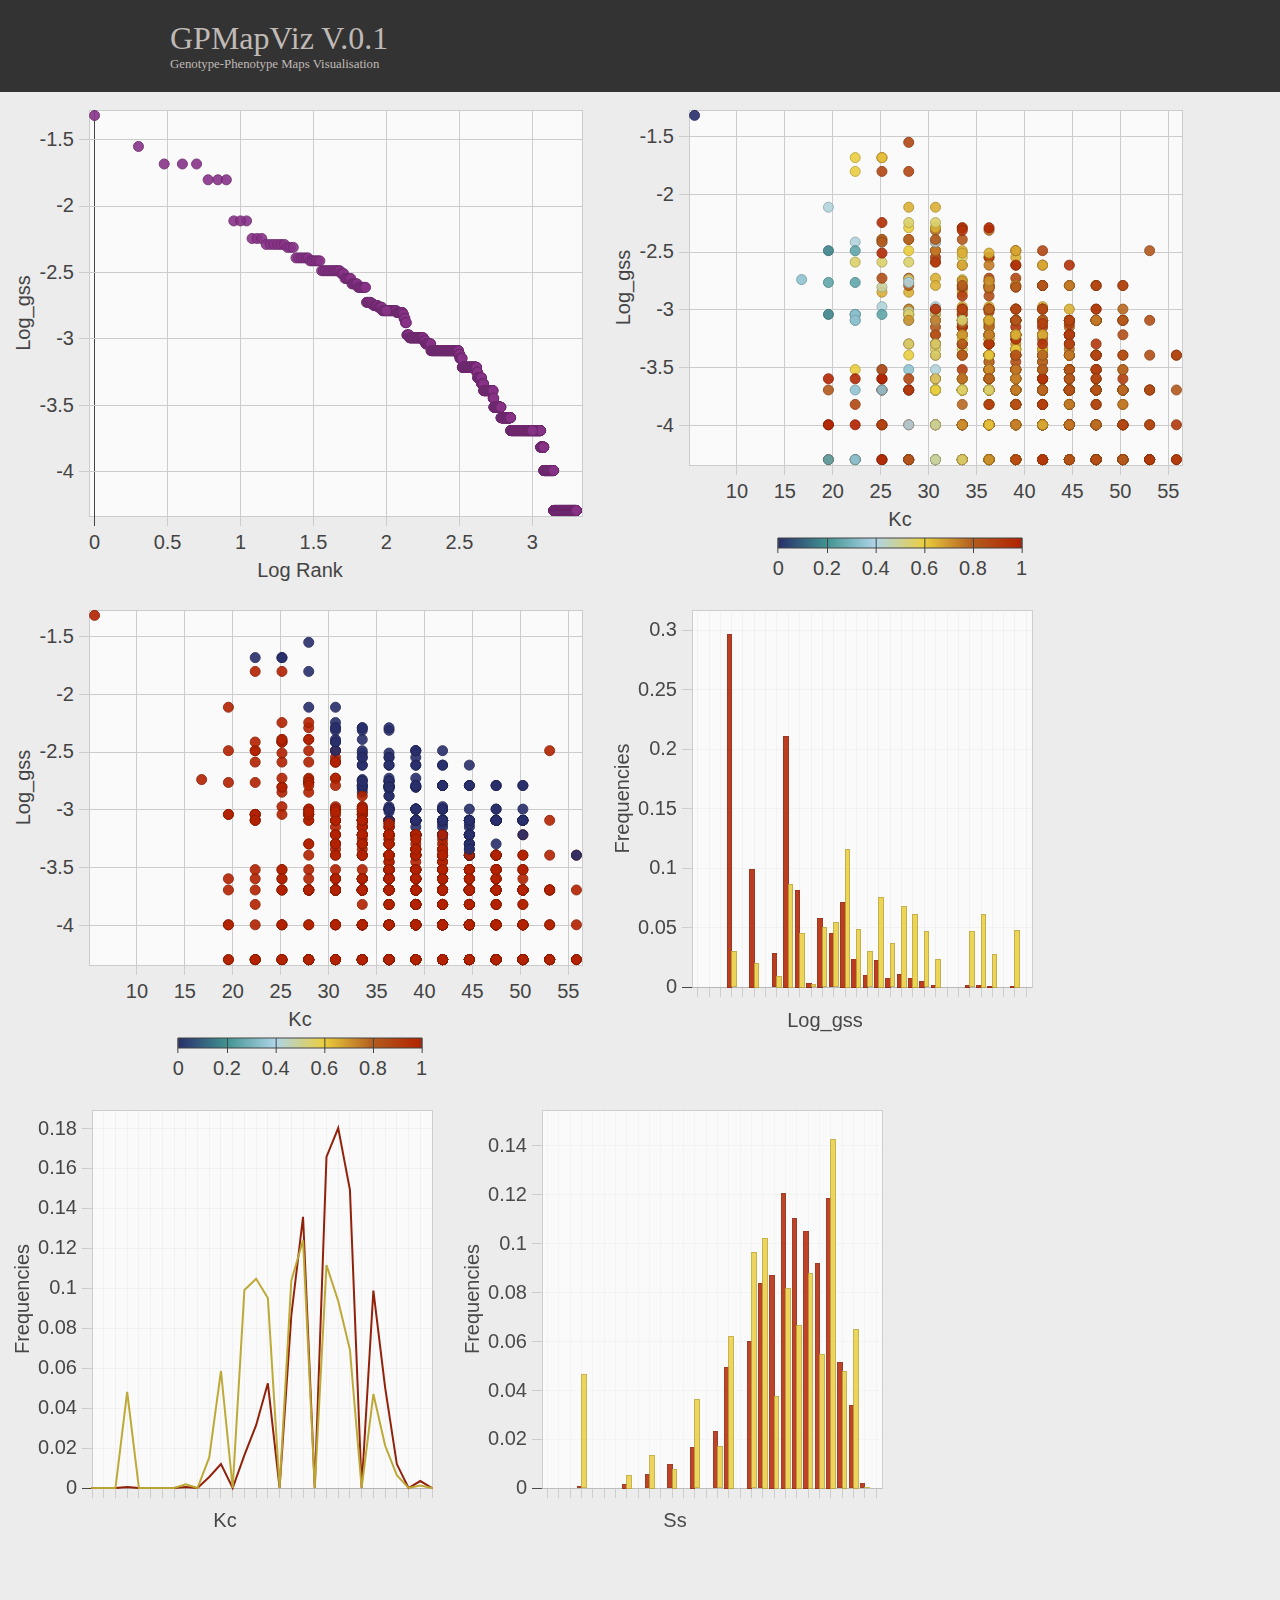
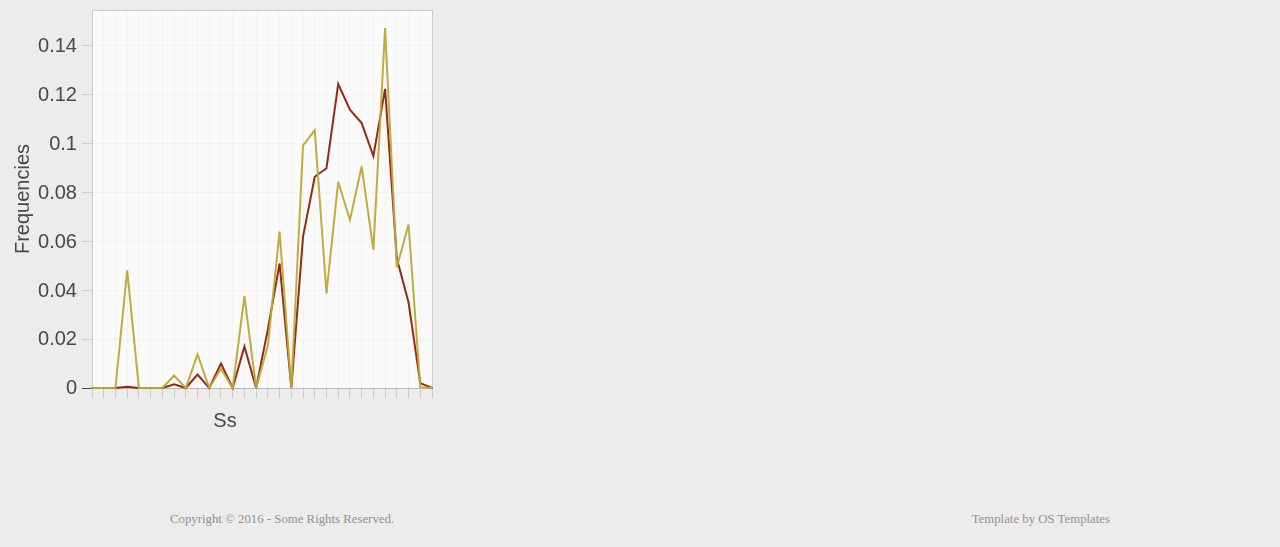
<file: d3plus/index.html>
<!DOCTYPE html>
<html lang="en" dir="ltr">
<head>
<title>GPMapViz V.0.1</title>
<meta charset="iso-8859-1">
<meta name="viewport" content="width=device-width, initial-scale=1.0">
<link rel="stylesheet" href="styles/layout.css" type="text/css" media="all">
<link rel="stylesheet" href="styles/mediaqueries.css" type="text/css" media="all">
<script src="scripts/jquery.1.9.0.min.js"></script>
<script src="scripts/jquery-mobilemenu.min.js"></script>

<style>
.plot
{
    float: left;
    margin: 0px;
    padding: 0px;
    max-width: 600px;
    height: 500px;
}
</style>

</head>
<body>
<div class="wrapper row1">
  <header id="header" class="clear">
    <div id="hgroup">
      <h1><a href="#">GPMapViz V.0.1</a></h1>
      <h2>Genotype-Phenotype Maps Visualisation</h2>
    </div>
  </header>
</div>

<!-- 

<div class="wrapper row2">
  <nav id="topnav">
    <ul class="clear">
      <li class="active first"><a href="index.html">Homepage</a></li>
      <li><a class="drop" href="#">Drop 1</a>
        <ul>
          <li><a href="#">Level 2</a></li>
          <li><a href="#">Level 2</a></li>
          <li><a class="drop" href="#">Level 2 + Drop</a>
            <ul>
              <li><a href="#">Level 3</a></li>
              <li><a class="drop" href="#">Level 3 + Drop</a>
                <ul>
                  <li><a href="#">Level 4</a></li>
                  <li><a href="#">Level 4</a></li>
                </ul>
              </li>
              <li><a href="#">Level 3</a></li>
            </ul>
          </li>
        </ul>
      </li>
      <li><a href="#">Style Demo</a></li>
      <li><a href="#">Full Width</a></li>
      <li><a href="#">Gallery</a></li>
      <li><a href="#">Portfolio</a></li>
      <li><a href="#">A Long Link Text Here</a></li>
      <li class="last-child"><a class="drop" href="#">Drop 2</a>
        <ul>
          <li><a href="#">Level 2</a></li>
          <li><a href="#">Level 2</a></li>
          <li><a class="drop" href="#">Level 2 + Drop</a>
            <ul class="negative">
              <li><a href="#">Level 3</a></li>
              <li><a href="#">Level 3</a></li>
              <li><a href="#">Level 3</a></li>
            </ul>
          </li>
        </ul>
      </li>
    </ul>
  </nav>
</div>

<!-- 



<!-- content -->
<div class="wrapper row3">

<div class="plot">
<iframe src="scatter.html?name=data/rank_plot.dat&maxsize=4.5&colours=no" width="600" height="500", frameborder="0"></iframe>
</div>

<div class="plot">
<iframe src="scatter.html?name=data/scatter_1x0_2.dat&maxsize=4.5" width="600" height="500", frameborder="0"></iframe>
</div>

<div class="plot">
<iframe src="scatter.html?name=data/scatter_1x0_tophalf.dat&maxsize=4.5" width="600" height="500", frameborder="0"></iframe>
</div>

<div class="plot">
<iframe src="histogram.html?name=data/hist0.dat&type=bar" width="450" height="450", frameborder="0"></iframe>
</div>

<div class="plot">
<iframe src="histogram.html?name=data/hist1.dat&type=line" width="450" height="450", frameborder="0"></iframe>
</div>

<div class="plot">
<iframe src="histogram.html?name=data/hist2.dat&type=bar" width="450" height="450", frameborder="0"></iframe>
</div>

<div class="plot">
<iframe src="histogram.html?name=data/hist2.dat&type=line" width="450" height="450", frameborder="0"></iframe>
</div>


<!-- ################################################################################################ -->
<!-- Footer -->
<div class="wrapper row4">
  <footer id="footer" class="clear">
    <p class="fl_left">Copyright &copy; 2016 - Some Rights Reserved.
    <p class="fl_right">Template by <a href="http://www.os-templates.com/" title="Free Website Templates">OS Templates</a></p>
  </footer>
</div>
</body>
</html>
</file>
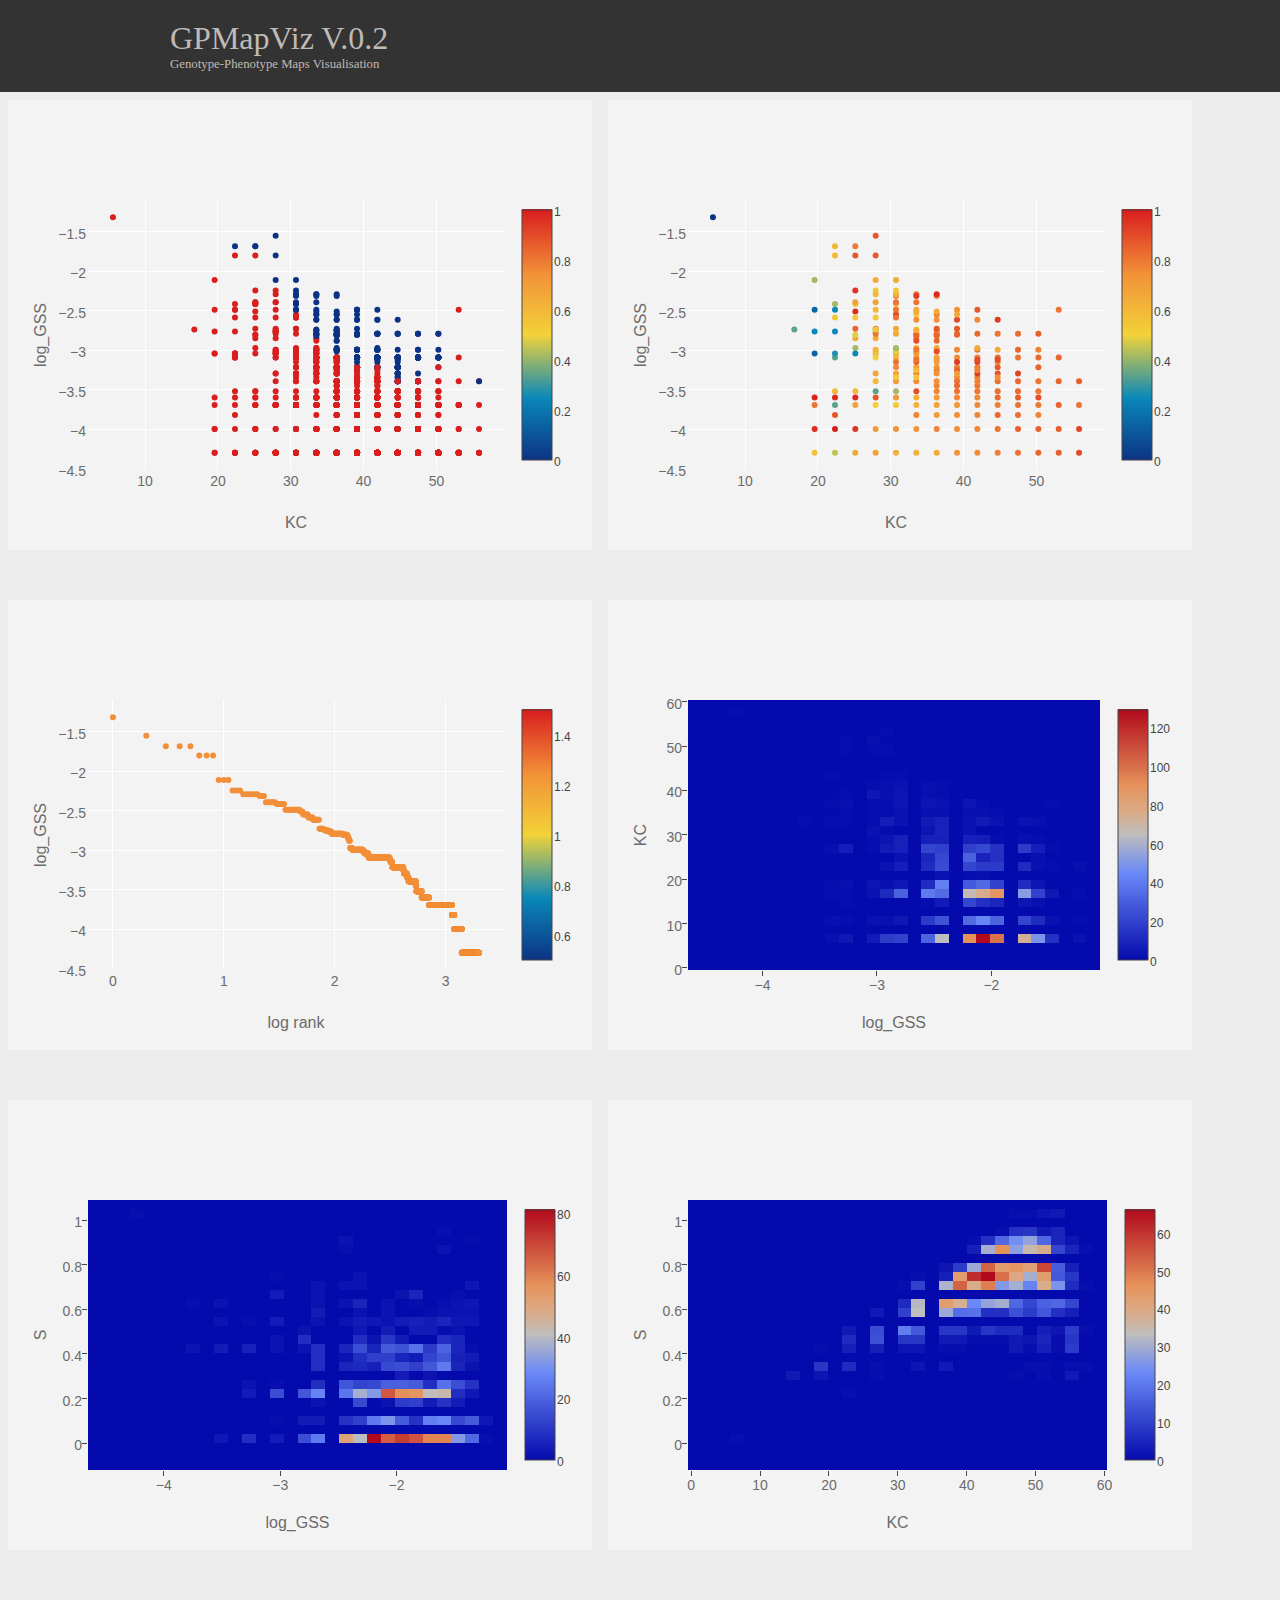
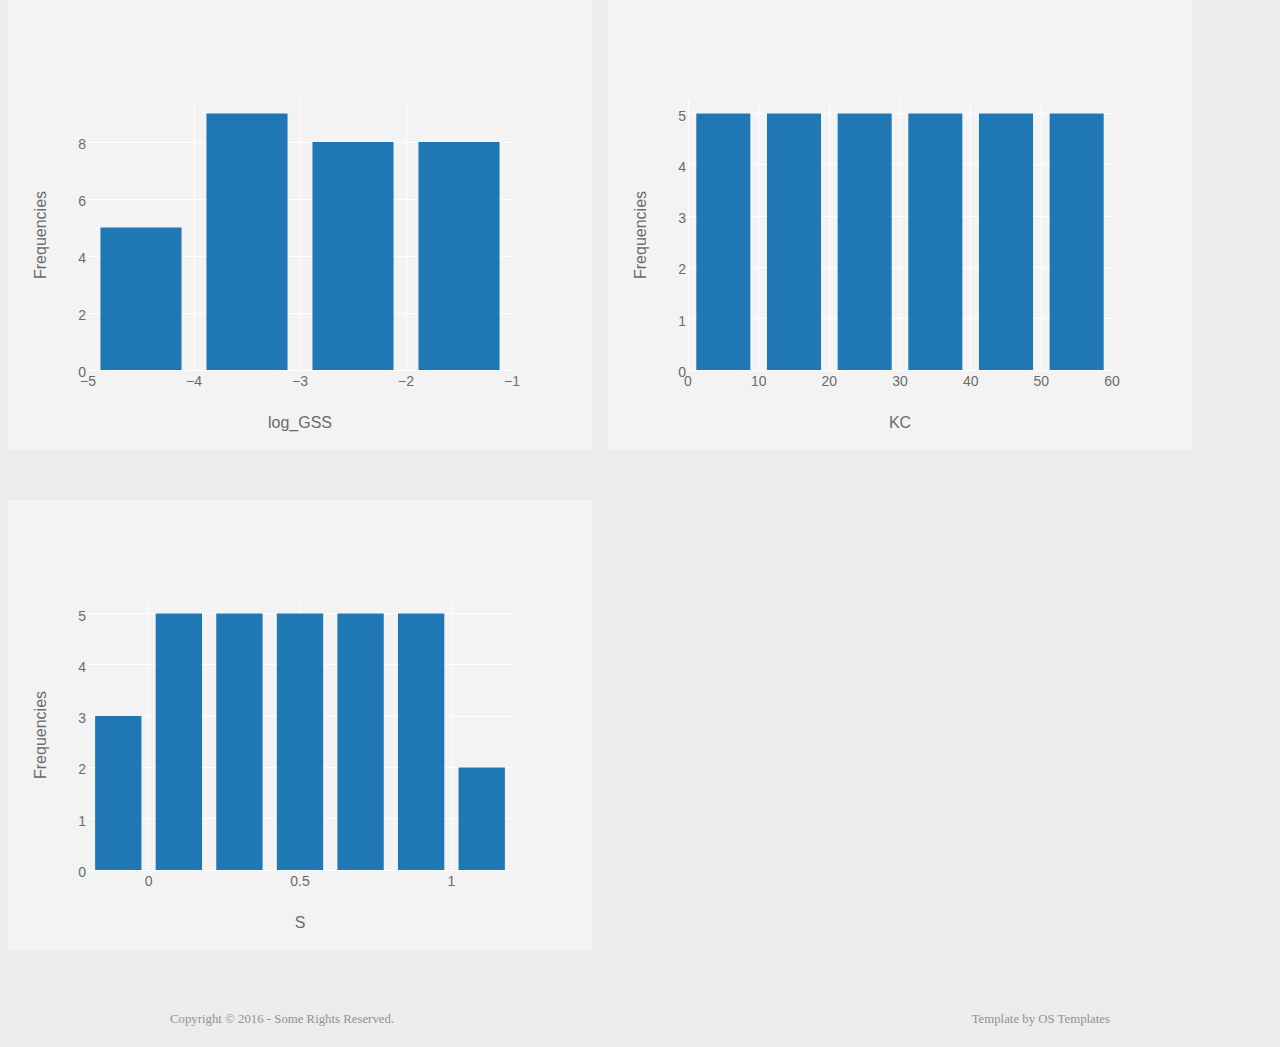
<file: plotly/index.html>
<!DOCTYPE html>
<html lang="en" dir="ltr">
<head>
<title>GPMapViz V.0.2</title>
<meta charset="iso-8859-1">
<meta name="viewport" content="width=device-width, initial-scale=1.0">
<link rel="stylesheet" href="styles/layout.css" type="text/css" media="all">
<link rel="stylesheet" href="styles/mediaqueries.css" type="text/css" media="all">
<script src="scripts/jquery.1.9.0.min.js"></script>
<script src="scripts/jquery-mobilemenu.min.js"></script>

<style>
.plot
{
    float: left;
    margin: 0px;
    padding: 0px;
    max-width: 600px;
    height: 500px;
}
</style>

</head>


<body>
<div class="wrapper row1">
  <header id="header" class="clear">
    <div id="hgroup">
      <h1><a href="#">GPMapViz V.0.2</a></h1>
      <h2>Genotype-Phenotype Maps Visualisation</h2>
    </div>
  </header>
</div>


<!-- content -->



<div class="plot">
    <iframe src="make_viz.html?name=data/scatter_1x0_tophalf.json", width="600" height="500", frameborder="0"></iframe>
</div>

<div class="plot">
    <iframe src="make_viz.html?name=data/scatter_1x0_2.json", width="600" height="500", frameborder="0"></iframe>
</div>

<div class="plot">
<iframe src="make_viz.html?name=data/rank_plot.json" width="600" height="500", frameborder="0"></iframe>
</div>

<div class="plot">
<iframe src="make_viz.html?name=data/heatmap0x1.json" width="600" height="500", frameborder="0"></iframe>
</div>

<div class="plot">
<iframe src="make_viz.html?name=data/heatmap0x2.json" width="600" height="500", frameborder="0"></iframe>
</div>

<div class="plot">
<iframe src="make_viz.html?name=data/heatmap1x2.json" width="600" height="500", frameborder="0"></iframe>
</div>

<div class="plot">
<iframe src="make_viz.html?name=data/hist0.json" width="600" height="500", frameborder="0"></iframe>
</div>

<div class="plot">
<iframe src="make_viz.html?name=data/hist1.json" width="600" height="500", frameborder="0"></iframe>
</div>

<div class="plot">
<iframe src="make_viz.html?name=data/hist2.json" width="600" height="500", frameborder="0"></iframe>
</div>


</div>


<!-- ################################################################################################ -->
<!-- Footer -->
<div class="wrapper row4">
<footer id="footer" class="clear">
<p class="fl_left">Copyright &copy; 2016 - Some Rights Reserved.
<p class="fl_right">Template by <a href="http://www.os-templates.com/" title="Free Website Templates">OS Templates</a></p>
</footer>
</div>
</body>

</html>
</file>
<file: d3plus/styles/layout.css>
/*
Responsive Template Name: RS-MQF 940 V.2
File: Layout CSS
Author: OS Templates
Author URI: http://www.os-templates.com/
Licence: <a href="http://www.os-templates.com/template-terms">Website Template Licence</a>
*/

@import url(framework.css);
@import url(navi.css);

html{overflow-y:scroll;}

body{margin:0; padding:0; font-size:100%; font-family:Georgia, "Times New Roman", Times, serif; color:#919191; background-color:#ECECEC;}

.justify{text-align:justify;}
.bold{font-weight:bold;}
.center{text-align:center;}
.right{text-align:right;}
.nostart{margin:0; padding:0; list-style:none;}
.hidden{display:none;}

.clear{display:block; clear:both;}
.clear:after{display:block; visibility:hidden; height:0; clear:both; font-size:0; content:"";}

a{outline:none; text-decoration:none;}

.fl_left{float:left;}
.fl_right{float:right;}

img{width:auto; max-width:100%; height:auto; margin:0; padding:0; border:none; line-height:normal; vertical-align:middle;}
.imgholder, .imgl, .imgr{padding:4px; border:1px solid #D6D6D6; text-align:center;}
.imgl{float:left; margin:0 15px 15px 0; clear:left;}
.imgr{float:right; margin:0 0 15px 15px; clear:right;}

/*----------------------------------------------HTML 5 Overrides-------------------------------------*/

address, article, aside, figcaption, figure, footer, header, nav, section{display:block; margin:0; padding:0;}

/*----------------------------------------------Responsive Videos-------------------------------------*/

.video{display:block; position:relative; width:100%; height:0; margin:0; padding:0 0 56.25% 0; /* using a 16:9 aspect ratio, the height is 56.25% of the width (9/16=0.5625) */}
.video iframe{display:block; position:absolute; width:100%; height:100%; margin:0; padding:0;}

/* ----------------------------------------------Wrapper-------------------------------------*/

div.wrapper{display:block; width:100%; margin:0; padding:0; text-align:left;}

.row1, .row1 a{color:#C0BAB6; background-color:#333333;}
.row2{color:#919191; background-color:#232323;}
.row3{color:#979797; background-color:#ECECEC;}
.row3 a{color:#FF9900; background-color:#ECECEC;}
.row4, .row4 a{color:#919191; background-color:#ECECEC;}

/*----------------------------------------------Generalise-------------------------------------*/

h1, h2, h3, h4, h5, h6{margin:0 0 8px 0; padding:0; font-size:1.6em; font-weight:normal; line-height:normal;}

address{font-style:normal;}

blockquote, q{display:block; padding:8px 10px; color:#979797; background-color:#ECECEC; font-style:italic; line-height:normal;}
blockquote:before, q:before{content:'� '; font-size:26px;}
blockquote:after, q:after{content:' �'; font-size:26px; line-height:0;}

#header, #topnav, #container, #footer, #copyright{margin:0 auto; font-size:.8em;}

/*----------------------------------------------Header-------------------------------------*/

#header{padding:20px 0;}

#header #hgroup{display:block; float:left; width:auto; clear:right;}
#header #hgroup h1, #header #hgroup h2{margin:0; font-weight:normal; text-transform:none;}
#header #hgroup h1{font-size:2.5em;}
#header #hgroup h2{font-size:1em;}

/*----------------------------------------------Content Area-------------------------------------*/

#container{padding:30px 0; clear:both;}

/*----------------------------------------------Footer-------------------------------------*/

#footer{padding:20px 0;}
#footer p{margin:0; padding:0;}


<style type="text/css">
    .Table
    {
        display: table;
    }
    .Title
    {
        display: table-caption;
        text-align: center;
        font-weight: bold;
        font-size: larger;
    }
    .Heading
    {
        display: table-row;
        font-weight: bold;
        text-align: center;
    }
    .Row
    {
        display: table-row;
    }
    .Cell
    {
        display: table-cell;
        border: solid;
        border-width: thin;
        padding-left: 5px;
        padding-right: 5px;
    }
</style>
</file>
<file: d3plus/styles/mediaqueries.css>
/*
Responsive Template Name: RS-MQF 940 V.2
File: Media Queries CSS
Author: OS Templates
Author URI: http://www.os-templates.com/
Licence: <a href="http://www.os-templates.com/template-terms">Website Template Licence</a>
*/

@-ms-viewport{width:device-width;} /* http://msdn.microsoft.com/en-gb/library/ie/hh869615%28v=vs.85%29.aspx */

/* 240 + 320px */

@media screen and (min-width:240px) and (max-width:360px) {
	#header, #topnav, #container, #footer{max-width:95%; margin:0 auto;}
	
	#topnav ul{display:none;}
	
	.one_half, 
	.one_third, .two_third, 
	.one_quarter, .two_quarter, .three_quarter, 
	.one_fifth, .two_fifth, .three_fifth, .four_fifth{display:block; float:none; width:auto; margin:0 0 2% 0; padding:0;}
	
	#header #hgroup{display:block; width:100%; float:none; margin:0 0 15px 0; padding:0;}
	
	#header, #footer{text-align:center;}
	#footer p{float:none; line-height:1.6em;}
	#footer p:first-child{margin-bottom:8px;}
}

/* 480px */

@media screen and (min-width:361px) and (max-width:600px) {
	#header, #topnav, #container, #footer{max-width:95%; margin:0 auto;}
	
	#topnav ul{display:none;}
	
	#footer p{float:none;}
	#footer p:first-child{margin-bottom:8px;}
}

/* 768px */

@media screen and (min-width:601px) and (max-width:800px) {
	#header, #topnav, #container, #footer{max-width:95%; margin:0 auto;}
}

/* 940px */

@media screen and (min-width:940px) {
	#header, #topnav, #container, #footer{max-width:940px; margin:0 auto;}
}

/* Hide The Jquery Generated Navigation Form from 601px upwards */

@media screen and (min-width:601px) and (max-width:1920px) {
	#topnav form{display:none;}
}
</file>
<file: plotly/styles/layout.css>
/*
Responsive Template Name: RS-MQF 940 V.2
File: Layout CSS
Author: OS Templates
Author URI: http://www.os-templates.com/
Licence: <a href="http://www.os-templates.com/template-terms">Website Template Licence</a>
*/

@import url(framework.css);
@import url(navi.css);

html{overflow-y:scroll;}

body{margin:0; padding:0; font-size:100%; font-family:Georgia, "Times New Roman", Times, serif; color:#919191; background-color:#ECECEC;}

.justify{text-align:justify;}
.bold{font-weight:bold;}
.center{text-align:center;}
.right{text-align:right;}
.nostart{margin:0; padding:0; list-style:none;}
.hidden{display:none;}

.clear{display:block; clear:both;}
.clear:after{display:block; visibility:hidden; height:0; clear:both; font-size:0; content:"";}

a{outline:none; text-decoration:none;}

.fl_left{float:left;}
.fl_right{float:right;}

img{width:auto; max-width:100%; height:auto; margin:0; padding:0; border:none; line-height:normal; vertical-align:middle;}
.imgholder, .imgl, .imgr{padding:4px; border:1px solid #D6D6D6; text-align:center;}
.imgl{float:left; margin:0 15px 15px 0; clear:left;}
.imgr{float:right; margin:0 0 15px 15px; clear:right;}

/*----------------------------------------------HTML 5 Overrides-------------------------------------*/

address, article, aside, figcaption, figure, footer, header, nav, section{display:block; margin:0; padding:0;}

/*----------------------------------------------Responsive Videos-------------------------------------*/

.video{display:block; position:relative; width:100%; height:0; margin:0; padding:0 0 56.25% 0; /* using a 16:9 aspect ratio, the height is 56.25% of the width (9/16=0.5625) */}
.video iframe{display:block; position:absolute; width:100%; height:100%; margin:0; padding:0;}

/* ----------------------------------------------Wrapper-------------------------------------*/

/*
div.wrapper{display:block; width:100%; margin:0; padding:0; text-align:left;}
*/
.row1, .row1 a{color:#C0BAB6; background-color:#333333;}
.row2{color:#919191; background-color:#232323;}
.row3{color:#979797; background-color:#ECECEC;}
.row3 a{color:#FF9900; background-color:#ECECEC;}
.row4, .row4 a{color:#919191; background-color:#ECECEC;}

/*----------------------------------------------Generalise-------------------------------------*/

h1, h2, h3, h4, h5, h6{margin:0 0 8px 0; padding:0; font-size:1.6em; font-weight:normal; line-height:normal;}

address{font-style:normal;}

blockquote, q{display:block; padding:8px 10px; color:#979797; background-color:#ECECEC; font-style:italic; line-height:normal;}
blockquote:before, q:before{content:'� '; font-size:26px;}
blockquote:after, q:after{content:' �'; font-size:26px; line-height:0;}

#header, #topnav, #container, #footer, #copyright{margin:0 auto; font-size:.8em;}

/*----------------------------------------------Header-------------------------------------*/

#header{padding:20px 0;}

#header #hgroup{display:block; float:left; width:auto; clear:right;}
#header #hgroup h1, #header #hgroup h2{margin:0; font-weight:normal; text-transform:none;}
#header #hgroup h1{font-size:2.5em;}
#header #hgroup h2{font-size:1em;}

/*----------------------------------------------Content Area-------------------------------------*/

#container{padding:30px 0; clear:both;}

/*----------------------------------------------Footer-------------------------------------*/

#footer{padding:20px 0;}
#footer p{margin:0; padding:0;}


<style type="text/css">
    .Table
    {
        display: table;
    }
    .Title
    {
        display: table-caption;
        text-align: center;
        font-weight: bold;
        font-size: larger;
    }
    .Heading
    {
        display: table-row;
        font-weight: bold;
        text-align: center;
    }
    .Row
    {
        display: table-row;
    }
    .Cell
    {
        display: table-cell;
        border: solid;
        border-width: thin;
        padding-left: 5px;
        padding-right: 5px;
    }
</style>
</file>
<file: plotly/styles/mediaqueries.css>
/*
Responsive Template Name: RS-MQF 940 V.2
File: Media Queries CSS
Author: OS Templates
Author URI: http://www.os-templates.com/
Licence: <a href="http://www.os-templates.com/template-terms">Website Template Licence</a>
*/

@-ms-viewport{width:device-width;} /* http://msdn.microsoft.com/en-gb/library/ie/hh869615%28v=vs.85%29.aspx */

/* 240 + 320px */

@media screen and (min-width:240px) and (max-width:360px) {
	#header, #topnav, #container, #footer{max-width:95%; margin:0 auto;}
	
	#topnav ul{display:none;}
	
	.one_half, 
	.one_third, .two_third, 
	.one_quarter, .two_quarter, .three_quarter, 
	.one_fifth, .two_fifth, .three_fifth, .four_fifth{display:block; float:none; width:auto; margin:0 0 2% 0; padding:0;}
	
	#header #hgroup{display:block; width:100%; float:none; margin:0 0 15px 0; padding:0;}
	
	#header, #footer{text-align:center;}
	#footer p{float:none; line-height:1.6em;}
	#footer p:first-child{margin-bottom:8px;}
}

/* 480px */

@media screen and (min-width:361px) and (max-width:600px) {
	#header, #topnav, #container, #footer{max-width:95%; margin:0 auto;}
	
	#topnav ul{display:none;}
	
	#footer p{float:none;}
	#footer p:first-child{margin-bottom:8px;}
}

/* 768px */

@media screen and (min-width:601px) and (max-width:800px) {
	#header, #topnav, #container, #footer{max-width:95%; margin:0 auto;}
}

/* 940px */

@media screen and (min-width:940px) {
	#header, #topnav, #container, #footer{max-width:940px; margin:0 auto;}
}

/* Hide The Jquery Generated Navigation Form from 601px upwards */

@media screen and (min-width:601px) and (max-width:1920px) {
	#topnav form{display:none;}
}
</file>
